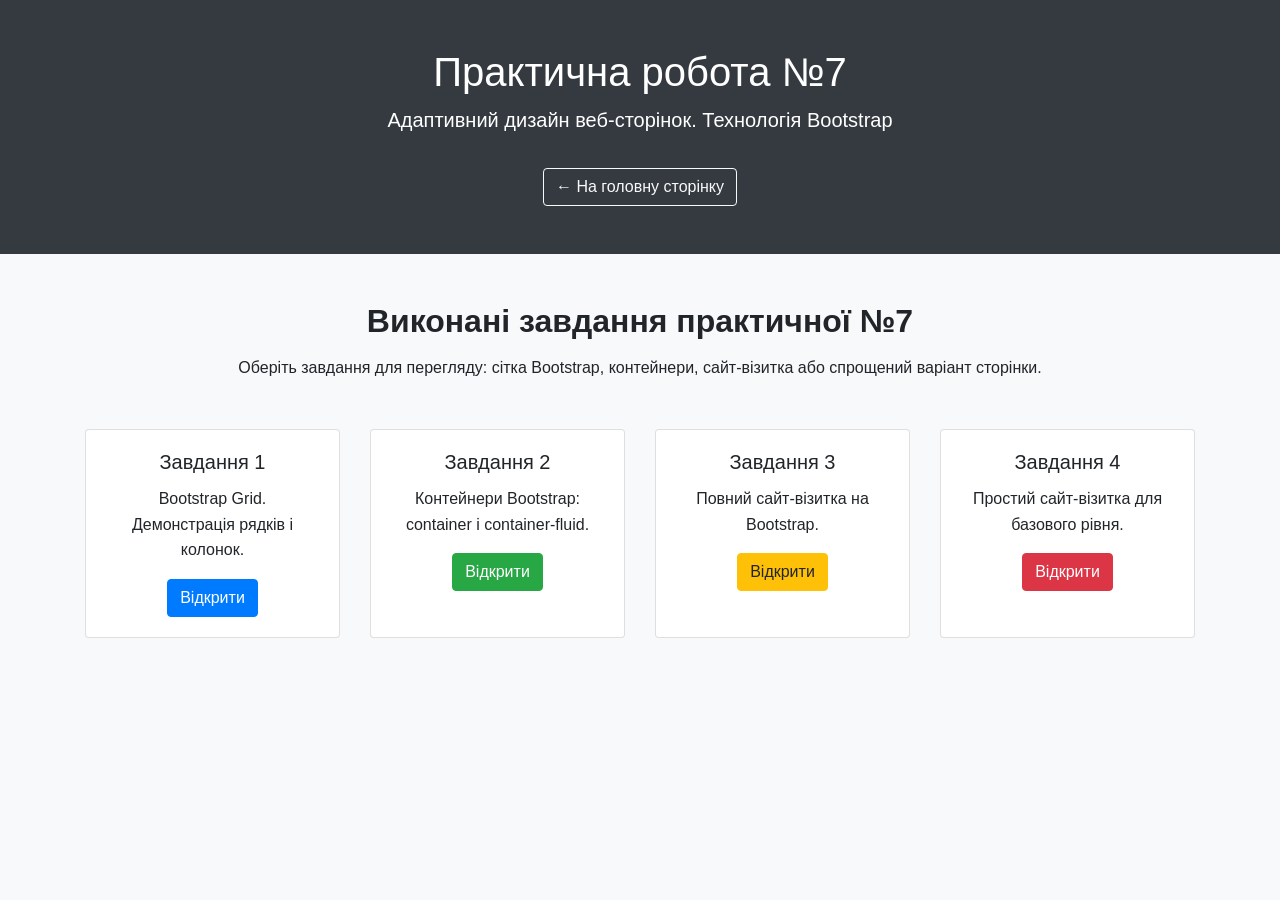
<file: practice-7/index.html>
<!DOCTYPE html>
<html lang="uk">
<head>
  <meta charset="UTF-8">
  <meta name="viewport" content="width=device-width, initial-scale=1.0">

  <title>Практична робота №7 - Bootstrap</title>

  <link rel="stylesheet" href="https://maxcdn.bootstrapcdn.com/bootstrap/4.4.1/css/bootstrap.min.css">
  <link rel="stylesheet" href="../style.css">
</head>
<body class="main-page">

  <header class="bg-dark text-white text-center py-5">
    <div class="container">
      <h1>Практична робота №7</h1>
      <p class="lead">Адаптивний дизайн веб-сторінок. Технологія Bootstrap</p>

      <a href="../index.html" class="btn btn-outline-light mt-3">
        ← На головну сторінку
      </a>


    </div>
  </header>

  <main class="container py-5">

    <section class="text-center mb-5">
      <h2>Виконані завдання практичної №7</h2>
      <p>
        Оберіть завдання для перегляду: сітка Bootstrap, контейнери,
        сайт-візитка або спрощений варіант сторінки.
      </p>
    </section>

    <div class="row">

      <div class="col-md-6 col-lg-3 mb-4">
        <div class="card h-100 text-center example-card">
          <div class="card-body">
            <h5 class="card-title">Завдання 1</h5>
            <p class="card-text">
              Bootstrap Grid. Демонстрація рядків і колонок.
            </p>
            <a href="grid-example.html" class="btn btn-primary">
              Відкрити
            </a>
          </div>
        </div>
      </div>

      <div class="col-md-6 col-lg-3 mb-4">
        <div class="card h-100 text-center example-card">
          <div class="card-body">
            <h5 class="card-title">Завдання 2</h5>
            <p class="card-text">
              Контейнери Bootstrap: container і container-fluid.
            </p>
            <a href="container-example.html" class="btn btn-success">
              Відкрити
            </a>
          </div>
        </div>
      </div>

      <div class="col-md-6 col-lg-3 mb-4">
        <div class="card h-100 text-center example-card">
          <div class="card-body">
            <h5 class="card-title">Завдання 3</h5>
            <p class="card-text">
              Повний сайт-візитка на Bootstrap.
            </p>
            <a href="portfolio-example.html" class="btn btn-warning">
              Відкрити
            </a>
          </div>
        </div>
      </div>

      <div class="col-md-6 col-lg-3 mb-4">
        <div class="card h-100 text-center example-card">
          <div class="card-body">
            <h5 class="card-title">Завдання 4</h5>
            <p class="card-text">
              Простий сайт-візитка для базового рівня.
            </p>
            <a href="simple-card.html" class="btn btn-danger">
              Відкрити
            </a>
          </div>
        </div>
      </div>

    </div>

  </main>

</body>
</html>
</file>
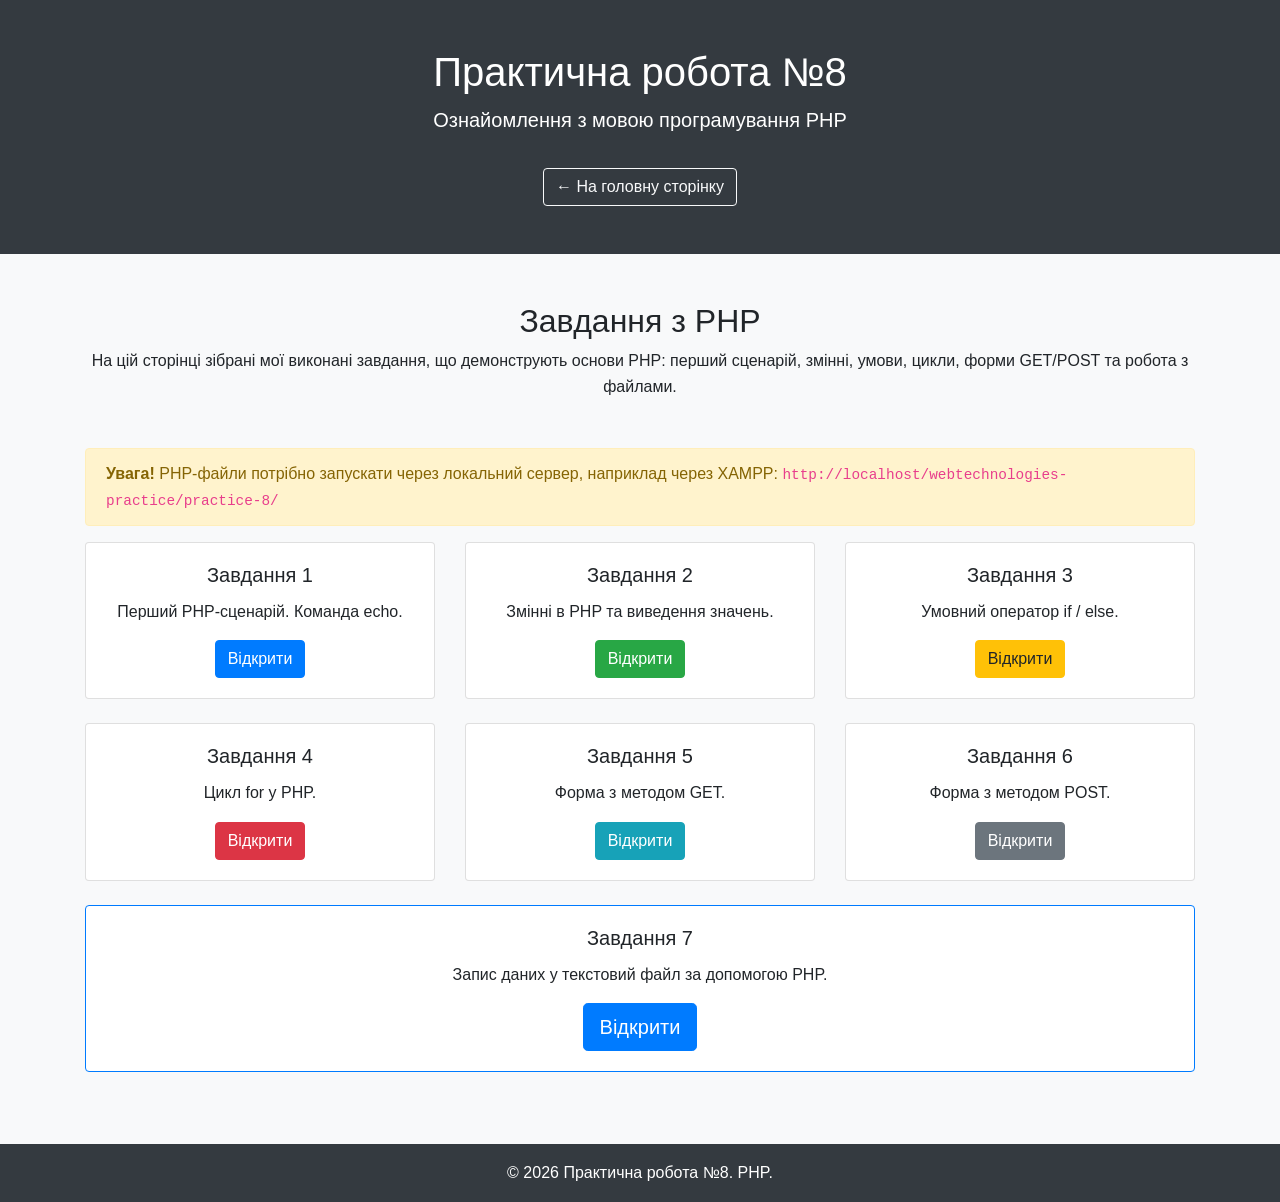
<file: practice-8/index.html>
<!DOCTYPE html>
<html lang="uk">
<head>
  <meta charset="UTF-8">
  <meta name="viewport" content="width=device-width, initial-scale=1.0">

  <title>Практична робота №8 - PHP</title>

  <link rel="stylesheet" href="https://maxcdn.bootstrapcdn.com/bootstrap/4.4.1/css/bootstrap.min.css">
  <link rel="stylesheet" href="../style.css">
</head>
<body class="bg-light">

  <header class="bg-dark text-white text-center py-5">
    <div class="container">
      <h1>Практична робота №8</h1>
      <p class="lead">Ознайомлення з мовою програмування PHP</p>

      <a href="../index.html" class="btn btn-outline-light mt-3">
        ← На головну сторінку
      </a>


    </div>
  </header>

  <main class="container py-5">

    <div class="text-center mb-5">
      <h2>Завдання з PHP</h2>
      <p>
        На цій сторінці зібрані мої виконані завдання, що демонструють основи PHP:
        перший сценарій, змінні, умови, цикли, форми GET/POST та робота з файлами.
      </p>
    </div>

    <div class="alert alert-warning">
      <strong>Увага!</strong> PHP-файли потрібно запускати через локальний сервер,
      наприклад через XAMPP:
      <code>http://localhost/webtechnologies-practice/practice-8/</code>
    </div>

    <div class="row">

      <div class="col-md-6 col-lg-4 mb-4">
        <div class="card h-100 text-center">
          <div class="card-body">
            <h5 class="card-title">Завдання 1</h5>
            <p class="card-text">Перший PHP-сценарій. Команда echo.</p>
            <a href="hello.php" class="btn btn-primary">Відкрити</a>
          </div>
        </div>
      </div>

      <div class="col-md-6 col-lg-4 mb-4">
        <div class="card h-100 text-center">
          <div class="card-body">
            <h5 class="card-title">Завдання 2</h5>
            <p class="card-text">Змінні в PHP та виведення значень.</p>
            <a href="variables.php" class="btn btn-success">Відкрити</a>
          </div>
        </div>
      </div>

      <div class="col-md-6 col-lg-4 mb-4">
        <div class="card h-100 text-center">
          <div class="card-body">
            <h5 class="card-title">Завдання 3</h5>
            <p class="card-text">Умовний оператор if / else.</p>
            <a href="condition.php" class="btn btn-warning">Відкрити</a>
          </div>
        </div>
      </div>

      <div class="col-md-6 col-lg-4 mb-4">
        <div class="card h-100 text-center">
          <div class="card-body">
            <h5 class="card-title">Завдання 4</h5>
            <p class="card-text">Цикл for у PHP.</p>
            <a href="loop.php" class="btn btn-danger">Відкрити</a>
          </div>
        </div>
      </div>

      <div class="col-md-6 col-lg-4 mb-4">
        <div class="card h-100 text-center">
          <div class="card-body">
            <h5 class="card-title">Завдання 5</h5>
            <p class="card-text">Форма з методом GET.</p>
            <a href="form-get.html" class="btn btn-info">Відкрити</a>
          </div>
        </div>
      </div>

      <div class="col-md-6 col-lg-4 mb-4">
        <div class="card h-100 text-center">
          <div class="card-body">
            <h5 class="card-title">Завдання 6</h5>
            <p class="card-text">Форма з методом POST.</p>
            <a href="form-post.html" class="btn btn-secondary">Відкрити</a>
          </div>
        </div>
      </div>

      <div class="col-md-12 mb-4">
        <div class="card h-100 text-center border-primary">
          <div class="card-body">
            <h5 class="card-title">Завдання 7</h5>
            <p class="card-text">Запис даних у текстовий файл за допомогою PHP.</p>
            <a href="file-write.php" class="btn btn-primary btn-lg">Відкрити</a>
          </div>
        </div>
      </div>

    </div>

  </main>

  <footer class="bg-dark text-white text-center py-3">
    <p class="mb-0">© 2026 Практична робота №8. PHP.</p>
  </footer>

</body>
</html>
</file>
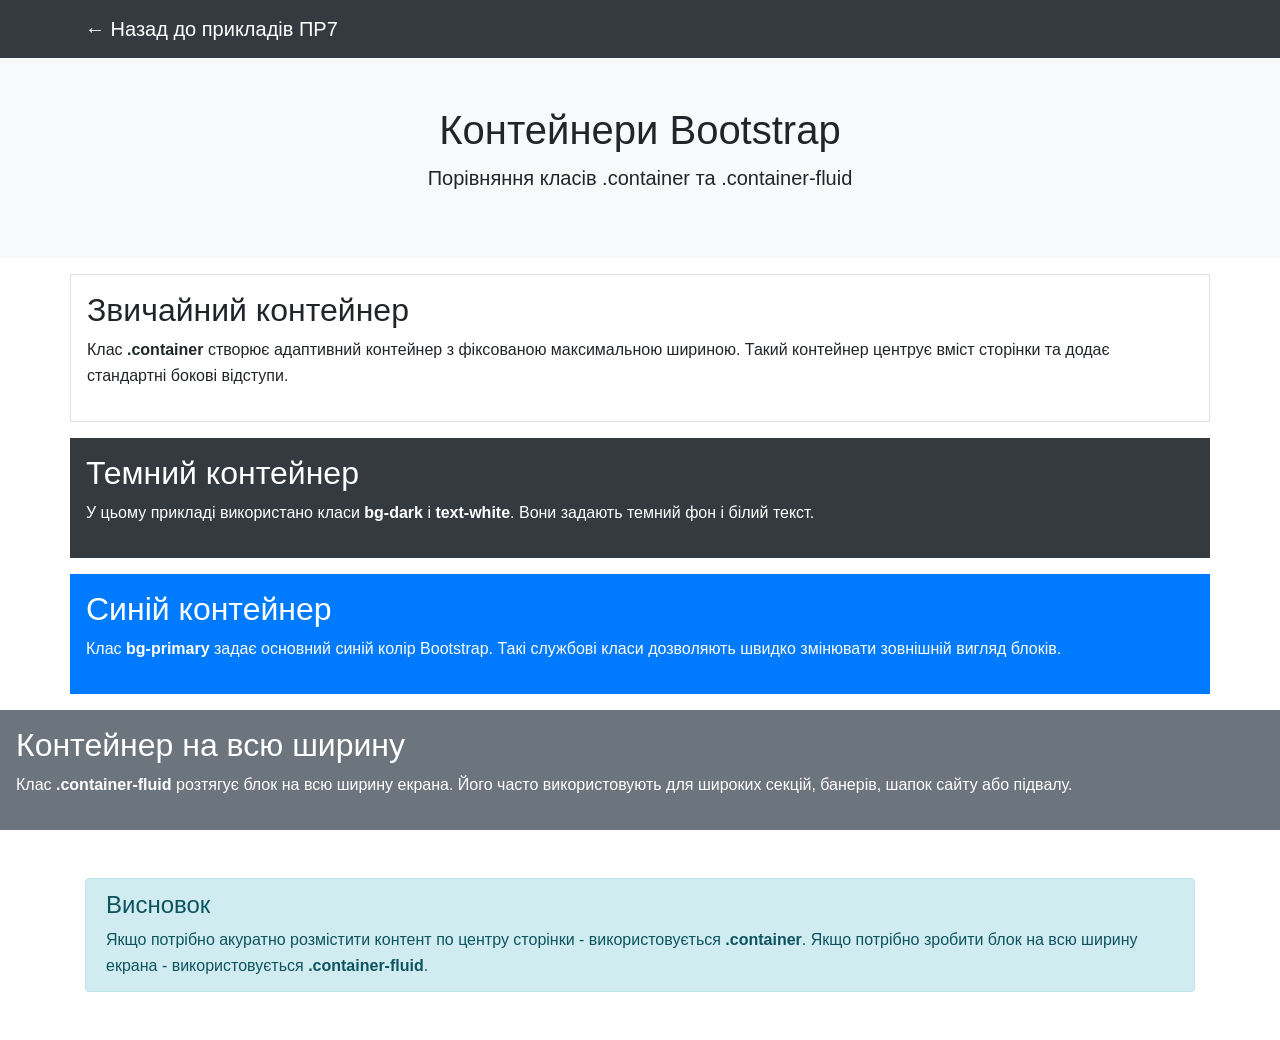
<file: practice-7/container-example.html>
<!DOCTYPE html>
<html lang="uk">
<head>
  <meta charset="UTF-8">
  <meta name="viewport" content="width=device-width, initial-scale=1.0">

  <title>Приклад 2 - Контейнери Bootstrap</title>

  <link rel="stylesheet" href="https://maxcdn.bootstrapcdn.com/bootstrap/4.4.1/css/bootstrap.min.css">
  <link rel="stylesheet" href="../style.css">
</head>
<body>

  <nav class="navbar navbar-dark bg-dark">
    <div class="container">
      <a class="navbar-brand" href="index.html">← Назад до прикладів ПР7</a>
    </div>
  </nav>

  <header class="bg-light text-center py-5">
    <div class="container">
      <h1>Контейнери Bootstrap</h1>
      <p class="lead">
        Порівняння класів <strong>.container</strong> та <strong>.container-fluid</strong>
      </p>
    </div>
  </header>

  <main class="mb-5">

    <div class="container p-3 my-3 border bg-white">
      <h2>Звичайний контейнер</h2>
      <p>
        Клас <strong>.container</strong> створює адаптивний контейнер
        з фіксованою максимальною шириною. Такий контейнер центрує вміст
        сторінки та додає стандартні бокові відступи.
      </p>
    </div>

    <div class="container p-3 my-3 bg-dark text-white">
      <h2>Темний контейнер</h2>
      <p>
        У цьому прикладі використано класи <strong>bg-dark</strong>
        і <strong>text-white</strong>. Вони задають темний фон і білий текст.
      </p>
    </div>

    <div class="container p-3 my-3 bg-primary text-white">
      <h2>Синій контейнер</h2>
      <p>
        Клас <strong>bg-primary</strong> задає основний синій колір Bootstrap.
        Такі службові класи дозволяють швидко змінювати зовнішній вигляд блоків.
      </p>
    </div>

    <div class="container-fluid p-3 my-3 bg-secondary text-white">
      <h2>Контейнер на всю ширину</h2>
      <p>
        Клас <strong>.container-fluid</strong> розтягує блок на всю ширину екрана.
        Його часто використовують для широких секцій, банерів, шапок сайту або підвалу.
      </p>
    </div>

    <div class="container mt-5">
      <div class="alert alert-info">
        <h4>Висновок</h4>
        <p class="mb-0">
          Якщо потрібно акуратно розмістити контент по центру сторінки -
          використовується <strong>.container</strong>. Якщо потрібно зробити блок
          на всю ширину екрана - використовується <strong>.container-fluid</strong>.
        </p>
      </div>
    </div>

  </main>

</body>
</html>
</file>
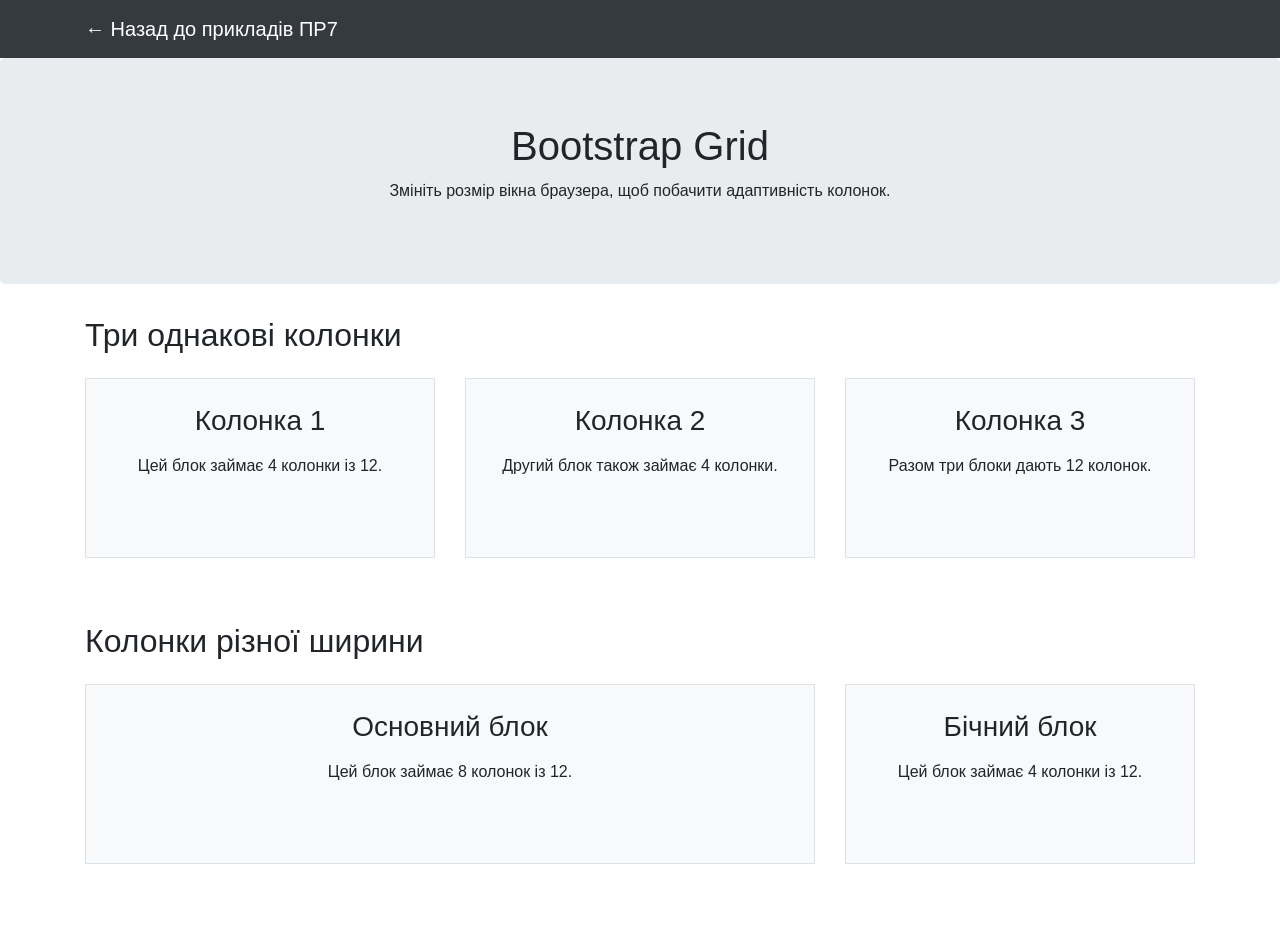
<file: practice-7/grid-example.html>
<!DOCTYPE html>
<html lang="uk">
<head>
  <meta charset="UTF-8">
  <meta name="viewport" content="width=device-width, initial-scale=1.0">

  <title>Приклад 1 - Bootstrap Grid</title>

  <link rel="stylesheet" href="https://maxcdn.bootstrapcdn.com/bootstrap/4.4.1/css/bootstrap.min.css">
  <link rel="stylesheet" href="../style.css">
</head>
<body>

  <nav class="navbar navbar-dark bg-dark">
    <div class="container">
      <a class="navbar-brand" href="index.html">← Назад до прикладів ПР7</a>
    </div>
  </nav>

  <div class="jumbotron text-center">
    <h1>Bootstrap Grid</h1>
    <p>Змініть розмір вікна браузера, щоб побачити адаптивність колонок.</p>
  </div>

  <div class="container mb-5">
    <h2 class="mb-4">Три однакові колонки</h2>

    <div class="row">

      <div class="col-sm-4 mb-3">
        <div class="demo-box">
          <h3>Колонка 1</h3>
          <p>Цей блок займає 4 колонки із 12.</p>
        </div>
      </div>

      <div class="col-sm-4 mb-3">
        <div class="demo-box">
          <h3>Колонка 2</h3>
          <p>Другий блок також займає 4 колонки.</p>
        </div>
      </div>

      <div class="col-sm-4 mb-3">
        <div class="demo-box">
          <h3>Колонка 3</h3>
          <p>Разом три блоки дають 12 колонок.</p>
        </div>
      </div>

    </div>

    <h2 class="mt-5 mb-4">Колонки різної ширини</h2>

    <div class="row">

      <div class="col-md-8 mb-3">
        <div class="demo-box">
          <h3>Основний блок</h3>
          <p>Цей блок займає 8 колонок із 12.</p>
        </div>
      </div>

      <div class="col-md-4 mb-3">
        <div class="demo-box">
          <h3>Бічний блок</h3>
          <p>Цей блок займає 4 колонки із 12.</p>
        </div>
      </div>

    </div>
  </div>

</body>
</html>
</file>
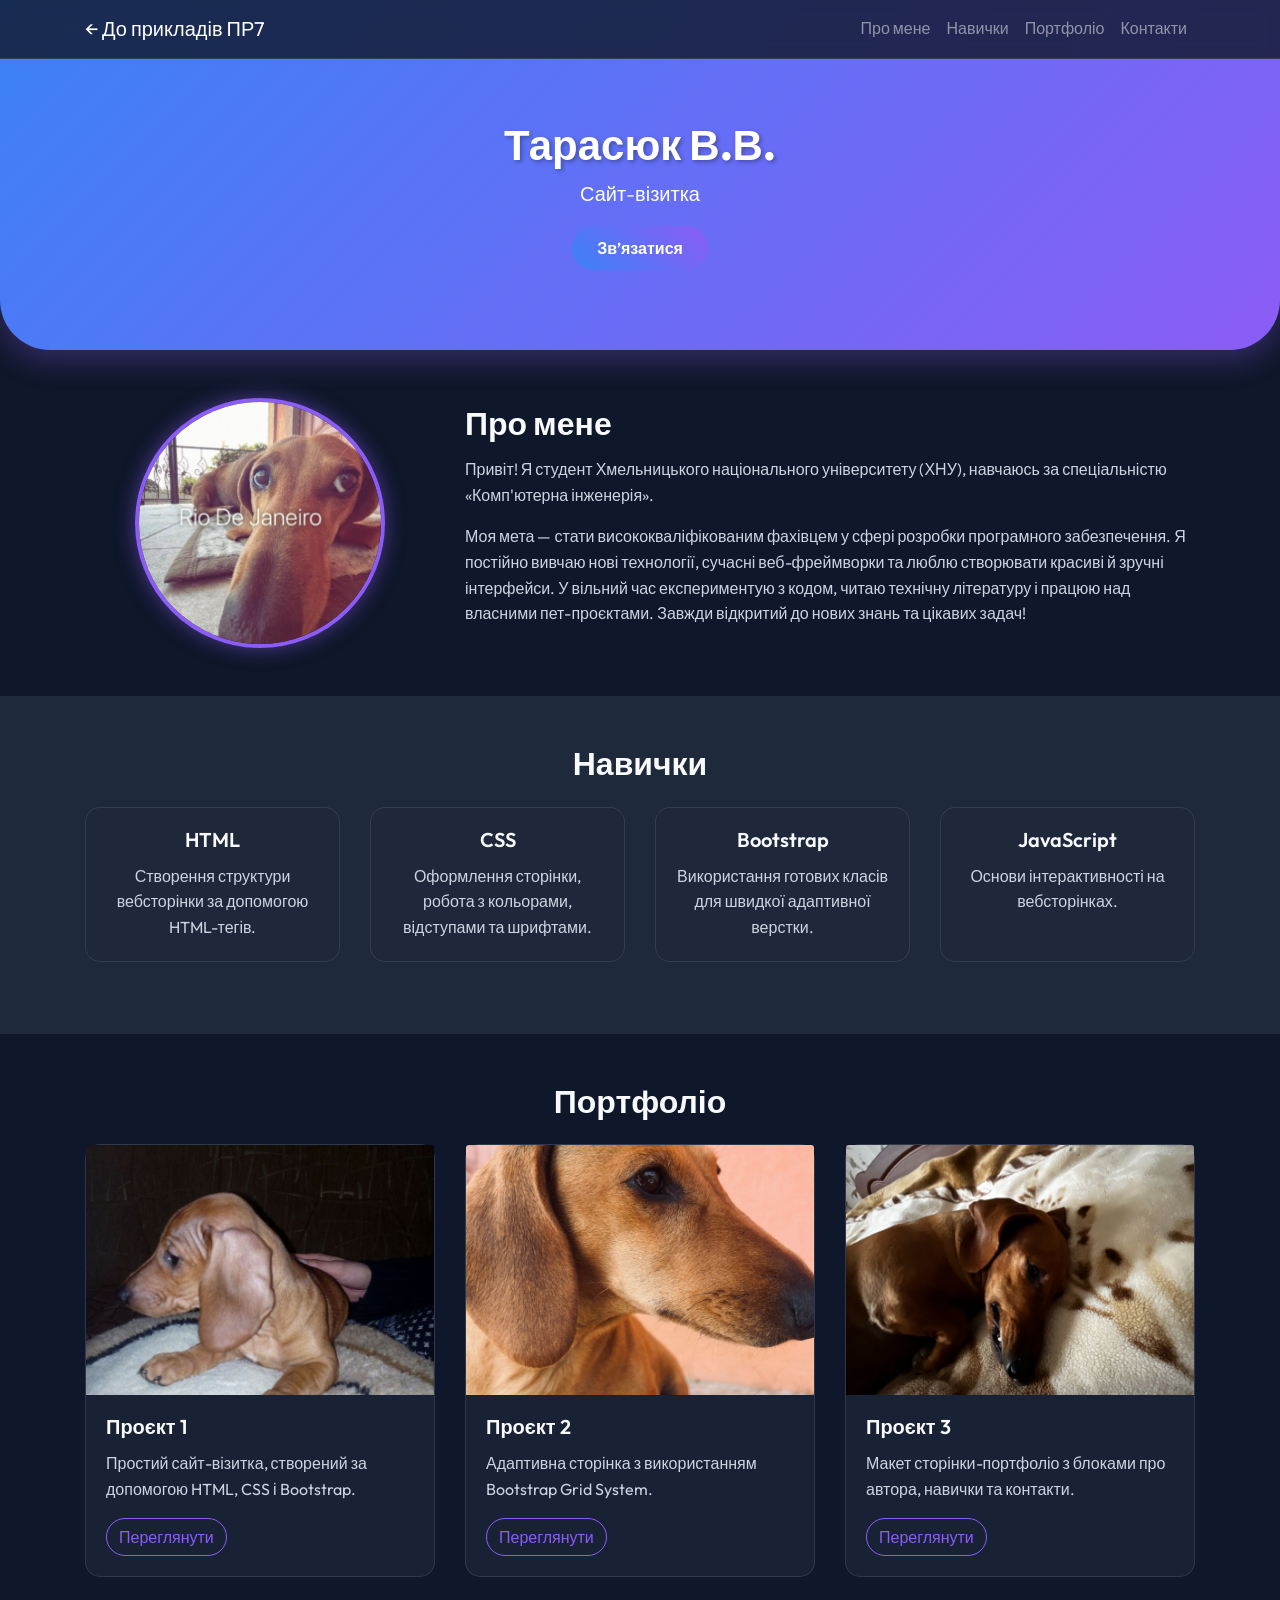
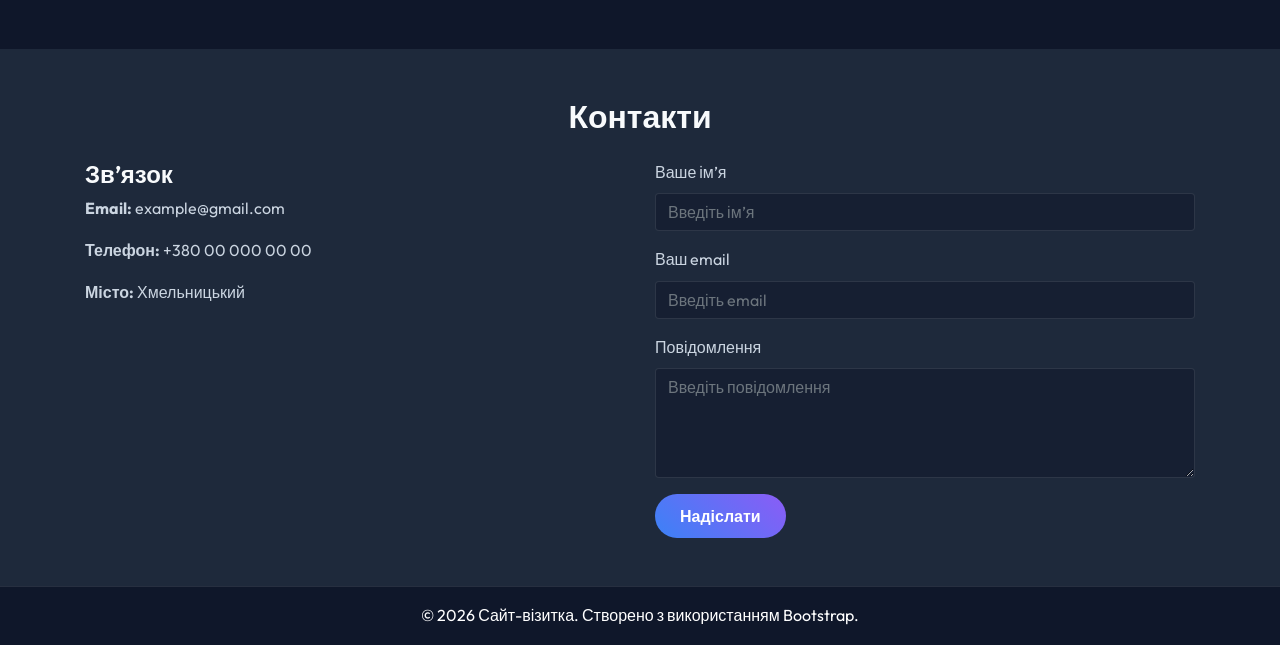
<file: practice-7/portfolio-example.html>
<!DOCTYPE html>
<html lang="uk">
<head>
  <meta charset="UTF-8">
  <meta name="viewport" content="width=device-width, initial-scale=1.0">

  <title>Сайт-візитка - Тарасюк В.В.</title>

  <link rel="stylesheet" href="https://maxcdn.bootstrapcdn.com/bootstrap/4.4.1/css/bootstrap.min.css">
  <link rel="stylesheet" href="../style.css">
  <style>
    @import url('https://fonts.googleapis.com/css2?family=Outfit:wght@300;400;600;800&display=swap');
    
    body {
      font-family: 'Outfit', sans-serif;
      background-color: #0f172a;
      color: #cbd5e1;
    }
    
    /* Glassmorphism Navbar */
    .navbar {
      background: rgba(15, 23, 42, 0.8) !important;
      backdrop-filter: blur(10px);
      border-bottom: 1px solid rgba(255, 255, 255, 0.1);
    }
    
    /* Gradient Header */
    .portfolio-header {
      background: linear-gradient(135deg, #3b82f6 0%, #8b5cf6 100%);
      padding: 120px 0 80px;
      border-bottom-left-radius: 50px;
      border-bottom-right-radius: 50px;
      box-shadow: 0 10px 30px rgba(139, 92, 246, 0.3);
    }
    
    .portfolio-header h1 {
      font-weight: 800;
      text-shadow: 2px 2px 4px rgba(0,0,0,0.3);
    }
    
    /* Section styling */
    section {
      position: relative;
      z-index: 1;
    }
    
    .bg-light {
      background-color: #1e293b !important;
    }
    
    /* Cards */
    .card {
      background: rgba(30, 41, 59, 0.7);
      border: 1px solid rgba(255, 255, 255, 0.1);
      backdrop-filter: blur(5px);
      border-radius: 15px;
      color: #f8fafc;
      transition: transform 0.3s ease, box-shadow 0.3s ease;
    }
    
    .card:hover {
      transform: translateY(-10px);
      box-shadow: 0 15px 30px rgba(0, 0, 0, 0.4);
      border-color: rgba(139, 92, 246, 0.5);
    }
    
    .card-body {
      color: #cbd5e1;
    }
    
    .card-title {
      color: #f8fafc;
      font-weight: 600;
    }
    
    /* Buttons */
    .btn-primary {
      background: linear-gradient(45deg, #3b82f6, #8b5cf6);
      border: none;
      border-radius: 25px;
      padding: 10px 25px;
      font-weight: 600;
      transition: transform 0.2s, box-shadow 0.2s;
    }
    
    .btn-primary:hover {
      transform: scale(1.05);
      box-shadow: 0 5px 15px rgba(139, 92, 246, 0.4);
    }
    
    .btn-outline-primary {
      border-color: #8b5cf6;
      color: #8b5cf6;
      border-radius: 25px;
    }
    
    .btn-outline-primary:hover {
      background: #8b5cf6;
      border-color: #8b5cf6;
      color: #fff;
    }
    
    /* Photo */
    .profile-photo {
      border: 4px solid #8b5cf6;
      box-shadow: 0 0 20px rgba(139, 92, 246, 0.5);
      transition: transform 0.3s ease;
      width: 250px;
      height: 250px;
      object-fit: cover;
    }
    
    .profile-photo:hover {
      transform: scale(1.05) rotate(2deg);
    }
    
    /* Form inputs */
    .form-control {
      background: rgba(15, 23, 42, 0.5);
      border: 1px solid rgba(255, 255, 255, 0.1);
      color: #fff;
    }
    
    .form-control:focus {
      background: rgba(15, 23, 42, 0.8);
      border-color: #8b5cf6;
      color: #fff;
      box-shadow: 0 0 0 0.2rem rgba(139, 92, 246, 0.25);
    }
    
    /* Text */
    h2, h4 {
      color: #f8fafc;
      font-weight: 600;
    }
    
    /* Footer */
    footer.bg-dark {
      background-color: #0f172a !important;
      border-top: 1px solid rgba(255, 255, 255, 0.1);
    }
  </style>
</head>
<body>

  <nav class="navbar navbar-expand-lg navbar-dark bg-dark fixed-top">
    <div class="container">
      <a class="navbar-brand" href="index.html">← До прикладів ПР7</a>

      <button class="navbar-toggler" type="button" data-toggle="collapse" data-target="#mainMenu">
        <span class="navbar-toggler-icon"></span>
      </button>

      <div class="collapse navbar-collapse" id="mainMenu">
        <ul class="navbar-nav ml-auto">

          <li class="nav-item">
            <a class="nav-link" href="#about">Про мене</a>
          </li>

          <li class="nav-item">
            <a class="nav-link" href="#skills">Навички</a>
          </li>

          <li class="nav-item">
            <a class="nav-link" href="#portfolio">Портфоліо</a>
          </li>

          <li class="nav-item">
            <a class="nav-link" href="#contacts">Контакти</a>
          </li>

        </ul>
      </div>
    </div>
  </nav>

  <header class="portfolio-header text-white text-center">
    <div class="container">
      <h1>Тарасюк В.В.</h1>
      <p class="lead">Сайт-візитка</p>
      <a href="#contacts" class="btn btn-primary">Зв’язатися</a>
    </div>
  </header>

  <section id="about" class="py-5">
    <div class="container">
      <div class="row align-items-center">

        <div class="col-md-4 text-center mb-4 mb-md-0">
          <img
            src="photo.jpg"
            alt="Фото Тарасюка В.В."
            class="img-fluid rounded-circle profile-photo"
          >
        </div>

        <div class="col-md-8">
          <h2>Про мене</h2>
          <p>
            Привіт! Я студент Хмельницького національного університету (ХНУ), навчаюсь за спеціальністю «Комп'ютерна інженерія».
          </p>
          <p>
            Моя мета — стати висококваліфікованим фахівцем у сфері розробки програмного забезпечення. Я постійно вивчаю нові технології, сучасні веб-фреймворки та люблю створювати красиві й зручні інтерфейси. У вільний час експериментую з кодом, читаю технічну літературу і працюю над власними пет-проєктами. Завжди відкритий до нових знань та цікавих задач!
          </p>
        </div>

      </div>
    </div>
  </section>

  <section id="skills" class="py-5 bg-light">
    <div class="container">
      <h2 class="text-center mb-4">Навички</h2>

      <div class="row">

        <div class="col-md-3 col-sm-6 mb-4">
          <div class="card text-center h-100">
            <div class="card-body">
              <h5 class="card-title">HTML</h5>
              <p class="card-text">
                Створення структури вебсторінки за допомогою HTML-тегів.
              </p>
            </div>
          </div>
        </div>

        <div class="col-md-3 col-sm-6 mb-4">
          <div class="card text-center h-100">
            <div class="card-body">
              <h5 class="card-title">CSS</h5>
              <p class="card-text">
                Оформлення сторінки, робота з кольорами, відступами та шрифтами.
              </p>
            </div>
          </div>
        </div>

        <div class="col-md-3 col-sm-6 mb-4">
          <div class="card text-center h-100">
            <div class="card-body">
              <h5 class="card-title">Bootstrap</h5>
              <p class="card-text">
                Використання готових класів для швидкої адаптивної верстки.
              </p>
            </div>
          </div>
        </div>

        <div class="col-md-3 col-sm-6 mb-4">
          <div class="card text-center h-100">
            <div class="card-body">
              <h5 class="card-title">JavaScript</h5>
              <p class="card-text">
                Основи інтерактивності на вебсторінках.
              </p>
            </div>
          </div>
        </div>

      </div>
    </div>
  </section>

  <section id="portfolio" class="py-5">
    <div class="container">
      <h2 class="text-center mb-4">Портфоліо</h2>

      <div class="row">

        <div class="col-md-4 mb-4">
          <div class="card h-100">
            <img
              src="project1.jpg"
              class="card-img-top"
              alt="Проєкт 1"
              style="object-fit: cover; height: 250px;"
            >
            <div class="card-body">
              <h5 class="card-title">Проєкт 1</h5>
              <p class="card-text">
                Простий сайт-візитка, створений за допомогою HTML, CSS і Bootstrap.
              </p>
              <a href="#" class="btn btn-outline-primary">Переглянути</a>
            </div>
          </div>
        </div>

        <div class="col-md-4 mb-4">
          <div class="card h-100">
            <img
              src="project2.jpg"
              class="card-img-top"
              alt="Проєкт 2"
              style="object-fit: cover; height: 250px;"
            >
            <div class="card-body">
              <h5 class="card-title">Проєкт 2</h5>
              <p class="card-text">
                Адаптивна сторінка з використанням Bootstrap Grid System.
              </p>
              <a href="#" class="btn btn-outline-primary">Переглянути</a>
            </div>
          </div>
        </div>

        <div class="col-md-4 mb-4">
          <div class="card h-100">
            <img
              src="project3.jpg"
              class="card-img-top"
              alt="Проєкт 3"
              style="object-fit: cover; height: 250px;"
            >
            <div class="card-body">
              <h5 class="card-title">Проєкт 3</h5>
              <p class="card-text">
                Макет сторінки-портфоліо з блоками про автора, навички та контакти.
              </p>
              <a href="#" class="btn btn-outline-primary">Переглянути</a>
            </div>
          </div>
        </div>

      </div>
    </div>
  </section>

  <section id="contacts" class="py-5 bg-light">
    <div class="container">
      <h2 class="text-center mb-4">Контакти</h2>

      <div class="row">

        <div class="col-md-6 mb-4">
          <h4>Зв’язок</h4>
          <p><strong>Email:</strong> example@gmail.com</p>
          <p><strong>Телефон:</strong> +380 00 000 00 00</p>
          <p><strong>Місто:</strong> Хмельницький</p>
        </div>

        <div class="col-md-6">
          <form>

            <div class="form-group">
              <label for="name">Ваше ім’я</label>
              <input type="text" class="form-control" id="name" placeholder="Введіть ім’я">
            </div>

            <div class="form-group">
              <label for="email">Ваш email</label>
              <input type="email" class="form-control" id="email" placeholder="Введіть email">
            </div>

            <div class="form-group">
              <label for="message">Повідомлення</label>
              <textarea class="form-control" id="message" rows="4" placeholder="Введіть повідомлення"></textarea>
            </div>

            <button type="submit" class="btn btn-primary">Надіслати</button>

          </form>
        </div>

      </div>
    </div>
  </section>

  <footer class="bg-dark text-white text-center p-3">
    <p class="mb-0">
      © 2026 Сайт-візитка. Створено з використанням Bootstrap.
    </p>
  </footer>

  <script src="https://code.jquery.com/jquery-3.4.1.slim.min.js"></script>
  <script src="https://cdn.jsdelivr.net/npm/popper.js@1.16.0/dist/umd/popper.min.js"></script>
  <script src="https://maxcdn.bootstrapcdn.com/bootstrap/4.4.1/js/bootstrap.min.js"></script>

</body>
</html>
</file>
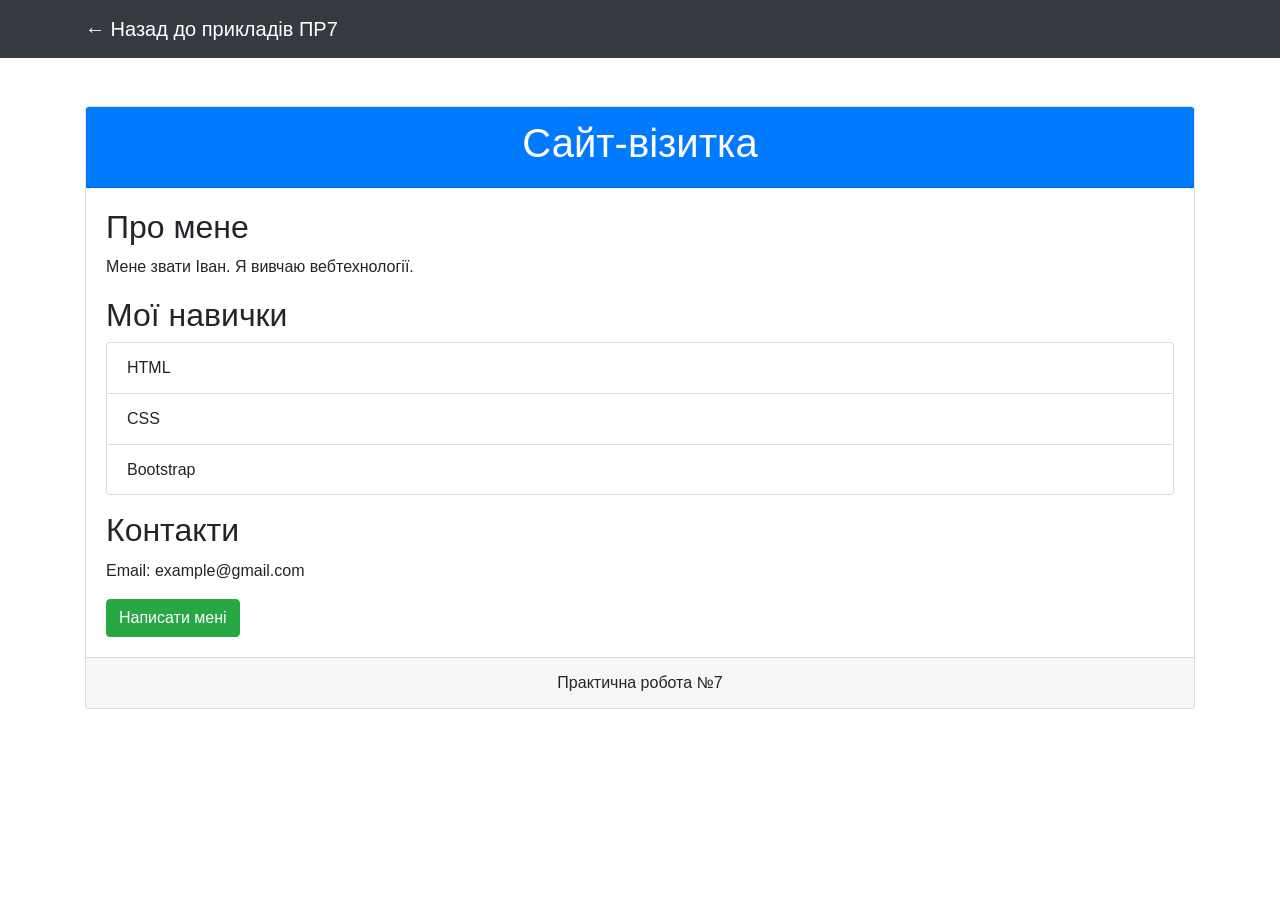
<file: practice-7/simple-card.html>
<!DOCTYPE html>
<html lang="uk">
<head>
  <meta charset="UTF-8">
  <meta name="viewport" content="width=device-width, initial-scale=1.0">

  <title>Приклад 4 - Простий сайт-візитка</title>

  <link rel="stylesheet" href="https://maxcdn.bootstrapcdn.com/bootstrap/4.4.1/css/bootstrap.min.css">
  <link rel="stylesheet" href="../style.css">
</head>
<body>

  <nav class="navbar navbar-dark bg-dark">
    <div class="container">
      <a class="navbar-brand" href="index.html">← Назад до прикладів ПР7</a>
    </div>
  </nav>

  <main class="container mt-5 mb-5">

    <div class="card">
      <div class="card-header bg-primary text-white text-center">
        <h1>Сайт-візитка</h1>
      </div>

      <div class="card-body">

        <h2>Про мене</h2>
        <p>
          Мене звати Іван. Я вивчаю вебтехнології.
        </p>

        <h2>Мої навички</h2>
        <ul class="list-group mb-3">
          <li class="list-group-item">HTML</li>
          <li class="list-group-item">CSS</li>
          <li class="list-group-item">Bootstrap</li>
        </ul>

        <h2>Контакти</h2>
        <p>Email: example@gmail.com</p>

        <a href="#" class="btn btn-success">Написати мені</a>

      </div>

      <div class="card-footer text-center">
        Практична робота №7
      </div>
    </div>

  </main>

</body>
</html>
</file>
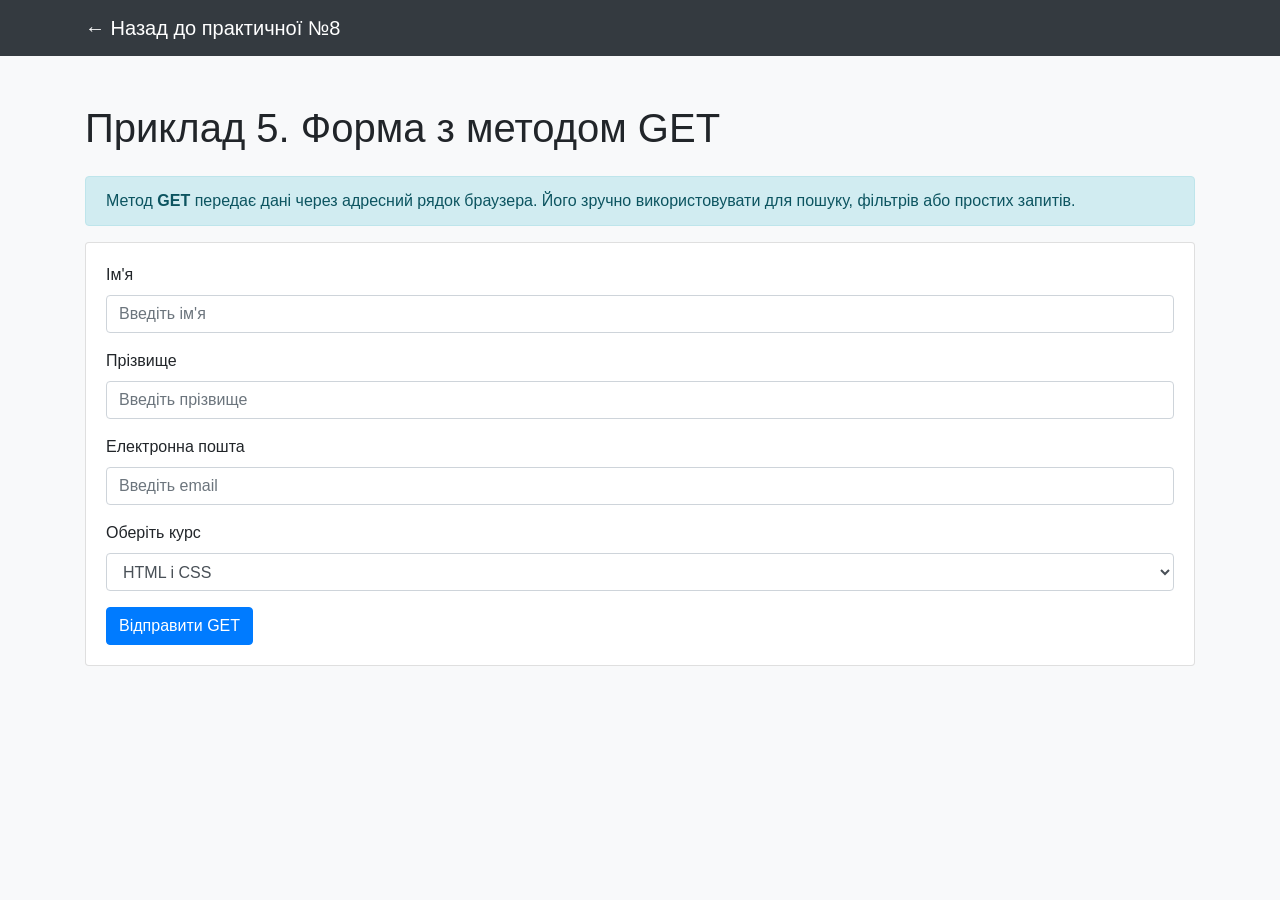
<file: practice-8/form-get.html>
<!DOCTYPE html>
<html lang="uk">
<head>
  <meta charset="UTF-8">
  <meta name="viewport" content="width=device-width, initial-scale=1.0">

  <title>Форма GET</title>

  <link rel="stylesheet" href="https://maxcdn.bootstrapcdn.com/bootstrap/4.4.1/css/bootstrap.min.css">
</head>
<body class="bg-light">

  <nav class="navbar navbar-dark bg-dark">
    <div class="container">
      <a href="index.html" class="navbar-brand">← Назад до практичної №8</a>
    </div>
  </nav>

  <main class="container py-5">

    <h1 class="mb-4">Приклад 5. Форма з методом GET</h1>

    <div class="alert alert-info">
      Метод <strong>GET</strong> передає дані через адресний рядок браузера.
      Його зручно використовувати для пошуку, фільтрів або простих запитів.
    </div>

    <div class="card">
      <div class="card-body">

        <form action="processing-get.php" method="GET">

          <div class="form-group">
            <label for="first_name">Ім'я</label>
            <input type="text" class="form-control" id="first_name" name="first_name" placeholder="Введіть ім'я" required>
          </div>

          <div class="form-group">
            <label for="last_name">Прізвище</label>
            <input type="text" class="form-control" id="last_name" name="last_name" placeholder="Введіть прізвище" required>
          </div>

          <div class="form-group">
            <label for="email">Електронна пошта</label>
            <input type="email" class="form-control" id="email" name="email" placeholder="Введіть email" required>
          </div>

          <div class="form-group">
            <label for="course">Оберіть курс</label>
            <select class="form-control" id="course" name="course">
              <option value="HTML і CSS">HTML і CSS</option>
              <option value="Bootstrap">Bootstrap</option>
              <option value="PHP">PHP</option>
              <option value="JavaScript">JavaScript</option>
            </select>
          </div>

          <button type="submit" class="btn btn-primary">Відправити GET</button>

        </form>

      </div>
    </div>

  </main>

</body>
</html>
</file>
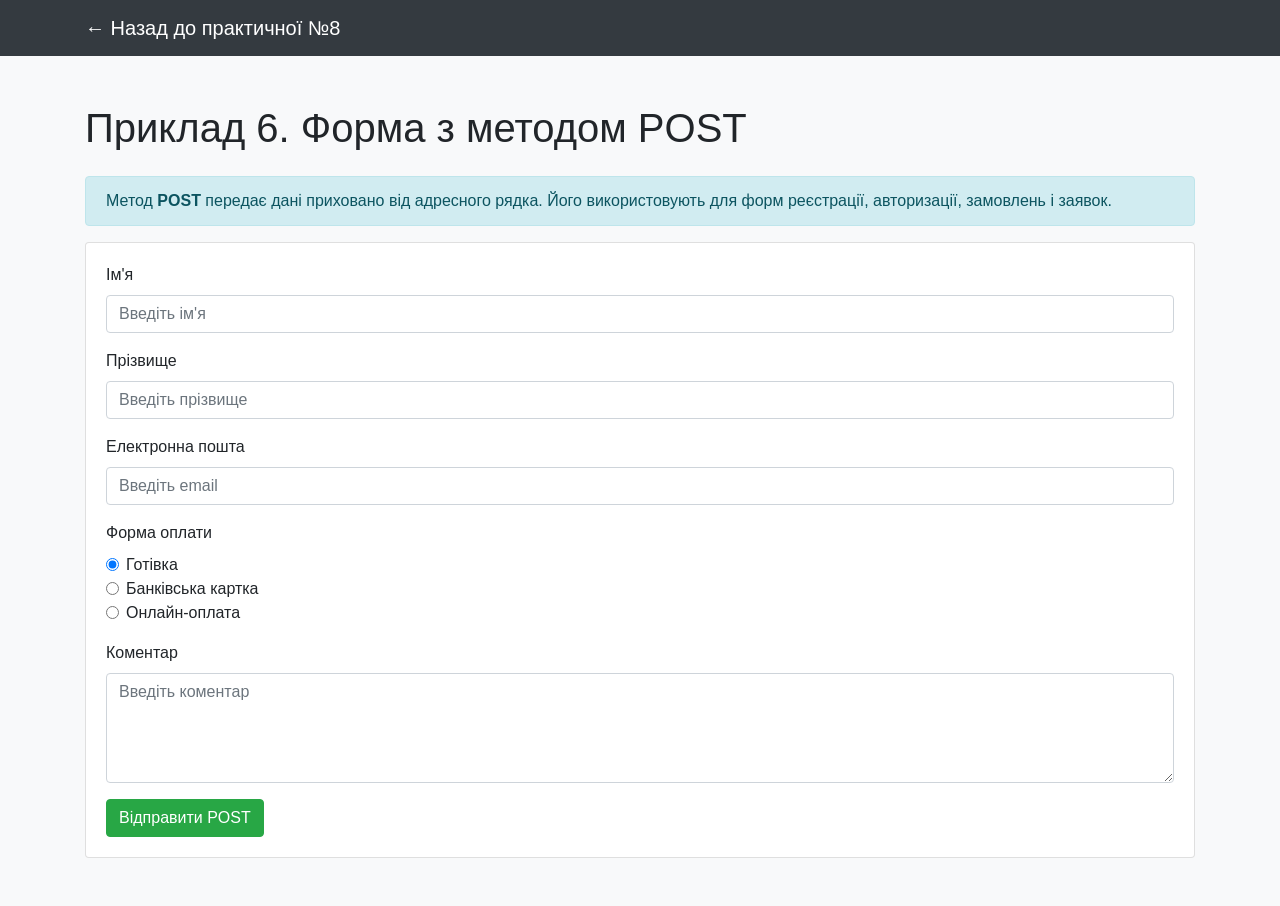
<file: practice-8/form-post.html>
<!DOCTYPE html>
<html lang="uk">
<head>
  <meta charset="UTF-8">
  <meta name="viewport" content="width=device-width, initial-scale=1.0">

  <title>Форма POST</title>

  <link rel="stylesheet" href="https://maxcdn.bootstrapcdn.com/bootstrap/4.4.1/css/bootstrap.min.css">
</head>
<body class="bg-light">

  <nav class="navbar navbar-dark bg-dark">
    <div class="container">
      <a href="index.html" class="navbar-brand">← Назад до практичної №8</a>
    </div>
  </nav>

  <main class="container py-5">

    <h1 class="mb-4">Приклад 6. Форма з методом POST</h1>

    <div class="alert alert-info">
      Метод <strong>POST</strong> передає дані приховано від адресного рядка.
      Його використовують для форм реєстрації, авторизації, замовлень і заявок.
    </div>

    <div class="card">
      <div class="card-body">

        <form action="processing-post.php" method="POST">

          <div class="form-group">
            <label for="first_name">Ім'я</label>
            <input type="text" class="form-control" id="first_name" name="first_name" placeholder="Введіть ім'я" required>
          </div>

          <div class="form-group">
            <label for="last_name">Прізвище</label>
            <input type="text" class="form-control" id="last_name" name="last_name" placeholder="Введіть прізвище" required>
          </div>

          <div class="form-group">
            <label for="email">Електронна пошта</label>
            <input type="email" class="form-control" id="email" name="email" placeholder="Введіть email" required>
          </div>

          <div class="form-group">
            <label>Форма оплати</label>

            <div class="form-check">
              <input class="form-check-input" type="radio" name="payment" id="cash" value="Готівка" checked>
              <label class="form-check-label" for="cash">
                Готівка
              </label>
            </div>

            <div class="form-check">
              <input class="form-check-input" type="radio" name="payment" id="card" value="Банківська картка">
              <label class="form-check-label" for="card">
                Банківська картка
              </label>
            </div>

            <div class="form-check">
              <input class="form-check-input" type="radio" name="payment" id="online" value="Онлайн-оплата">
              <label class="form-check-label" for="online">
                Онлайн-оплата
              </label>
            </div>
          </div>

          <div class="form-group">
            <label for="comment">Коментар</label>
            <textarea class="form-control" id="comment" name="comment" rows="4" placeholder="Введіть коментар"></textarea>
          </div>

          <button type="submit" class="btn btn-success">Відправити POST</button>

        </form>

      </div>
    </div>

  </main>

</body>
</html>
</file>
<file: style.css>
html {
  scroll-behavior: smooth;
}

body {
  font-family: Arial, sans-serif;
  line-height: 1.6;
}

.main-page {
  background-color: #f8f9fa;
}

.example-card {
  transition: 0.3s;
}

.example-card:hover {
  transform: translateY(-5px);
  box-shadow: 0 8px 20px rgba(0, 0, 0, 0.12);
}

.demo-box {
  background-color: #f8f9fa;
  border: 1px solid #dee2e6;
  padding: 25px;
  min-height: 180px;
  text-align: center;
}

.demo-box h3 {
  margin-bottom: 15px;
}

.portfolio-header {
  background: linear-gradient(135deg, #212529, #343a40);
  padding: 130px 0 80px;
}

.portfolio-header h1 {
  font-size: 42px;
  font-weight: bold;
}

.portfolio-header p {
  font-size: 20px;
}

.profile-photo {
  max-width: 260px;
  border: 5px solid #f8f9fa;
}

section h2,
section h3 {
  font-weight: bold;
  margin-bottom: 15px;
}

.card {
  transition: 0.3s;
}

.card:hover {
  transform: translateY(-4px);
  box-shadow: 0 8px 20px rgba(0, 0, 0, 0.10);
}

footer {
  margin-top: 0;
}

pre {
  white-space: pre-wrap;
  word-wrap: break-word;
}

code {
  font-size: 90%;
}

@media (max-width: 768px) {
  .portfolio-header h1 {
    font-size: 32px;
  }

  .portfolio-header p {
    font-size: 16px;
  }

  .profile-photo {
    max-width: 200px;
  }
}
</file>
